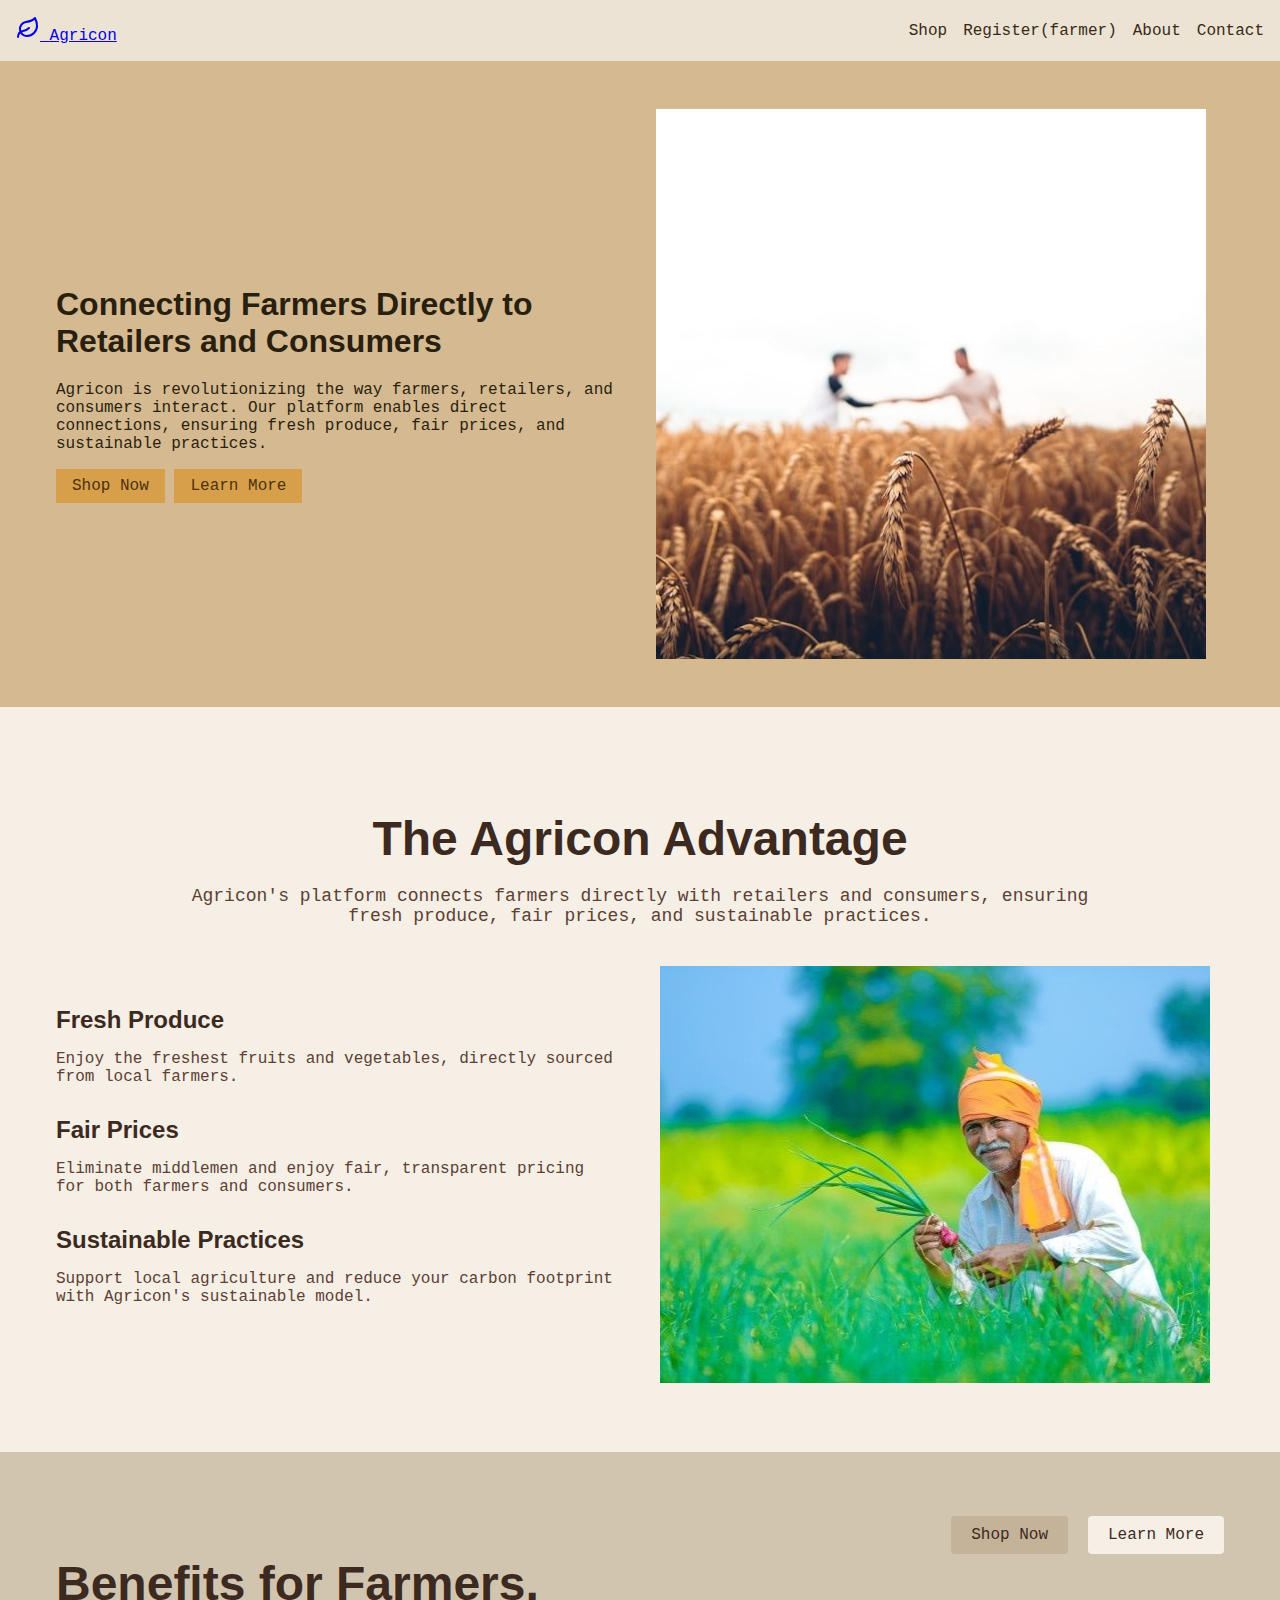
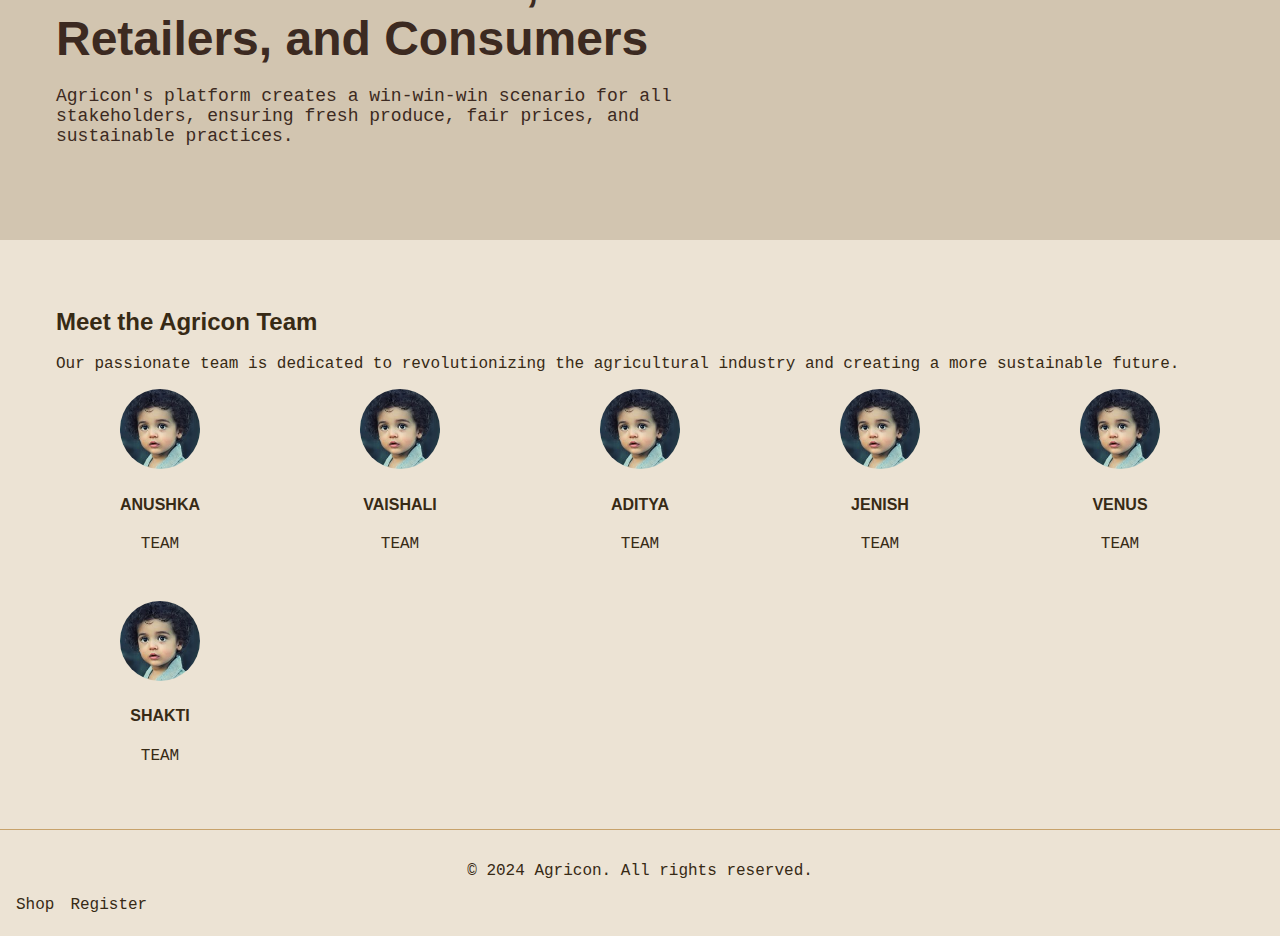
<file: index.html>
<!DOCTYPE html>
<html lang="en">
<head>
    <meta charset="UTF-8">
    <meta name="viewport" content="width=device-width, initial-scale=1.0">
    <title>Agricon</title>
    <style>
        /* Base styles */
        :root {
            --background: hsl(36, 39%, 88%);
            --foreground: hsl(36, 45%, 15%);
            --primary: hsl(36, 45%, 70%);
            --primary-foreground: hsl(36, 45%, 11%);
            --secondary: hsl(40, 35%, 77%);
            --secondary-foreground: hsl(36, 45%, 25%);
            --accent: hsl(36, 64%, 57%);
            --accent-foreground: hsl(36, 72%, 17%);
            --destructive: hsl(0, 84%, 37%);
            --destructive-foreground: hsl(0, 0%, 98%);
            --muted: hsl(36, 33%, 75%);
            --muted-foreground: hsl(36, 45%, 25%);
            --card: hsl(36, 46%, 82%);
            --card-foreground: hsl(36, 45%, 20%);
            --popover: hsl(0, 0%, 100%);
            --popover-foreground: hsl(240, 10%, 3.9%);
            --border: hsl(36, 45%, 60%);
            --input: hsl(36, 45%, 60%);
            --ring: hsl(36, 45%, 30%);
            --radius: 0rem;
        }

        * {
            box-sizing: border-box;
            border-color: var(--border);
        }

        body {
            font-family: 'Space Mono', monospace;
            background-color: var(--background);
            color: var(--foreground);
            margin: 0;
            padding: 0;
            min-height: 100vh;
            display: flex;
            flex-direction: column;
        }

        h1, h2, h3, h4, h5, h6 {
            font-family: 'DM Sans', sans-serif;
        }

        /* Layout styles */
        .container {
            width: 100%;
            max-width: 1200px;
            margin: 0 auto;
            padding: 0 1rem;
        }

        /* Header styles */
        header {
            display: flex;
            align-items: center;
            justify-content: space-between;
            padding: 1rem;
            background-color: var(--background);
        }

        nav {
            display: flex;
            gap: 1rem;
        }

        nav a {
            text-decoration: none;
            color: var(--foreground);
        }

        /* Main content styles */
        main {
            flex: 1;
        }

        section {
            padding: 3rem 0;
        }

        .hero {
            background-color: var(--primary);
            color: var(--primary-foreground);
        }

        .hero-content {
            display: grid;
            grid-template-columns: 1fr 1fr;
            gap: 2rem;
            align-items: center;
        }

        .button {
            display: inline-block;
            padding: 0.5rem 1rem;
            background-color: var(--accent);
            color: var(--accent-foreground);
            text-decoration: none;
            border-radius: var(--radius);
        }

        /* Updated Agricon Advantage styles */
        .agricon-advantage {
            background-color: #f5efe6;
            padding: 4rem 0;
        }

        .agricon-advantage h2 {
            font-size: 48px;
            color: #3c2a21;
            text-align: center;
            margin-bottom: 20px;
        }

        .agricon-advantage .subtitle {
            text-align: center;
            max-width: 900px;
            margin: 0 auto 40px;
            font-size: 18px;
            color: #5c4033;
        }

        .advantage-grid {
            display: grid;
            grid-template-columns: 1fr 1fr;
            gap: 40px;
            align-items: start;
        }

        .advantage-list {
            list-style-type: none;
            padding: 0;
        }

        .advantage-item {
            margin-bottom: 30px;
        }

        .advantage-item h3 {
            font-size: 24px;
            color: #3c2a21;
            margin-bottom: 10px;
        }

        .advantage-item p {
            color: #5c4033;
        }

        .image-placeholder {
            background-color: #e0d8c9;
            width: 100%;
            padding-bottom: 100%; /* Creates a square aspect ratio */
            border-radius: 8px;
        }

        /* Benefits section styles */
        .benefits {
            background-color: #d2c5b0;
            padding: 4rem 0;
        }

        .benefits-content {
            display: flex;
            justify-content: space-between;
            align-items: flex-start;
        }

        .benefits-text {
            max-width: 60%;
        }

        .benefits h2 {
            font-size: 48px;
            color: #3c2a21;
            margin-bottom: 20px;
        }

        .benefits p {
            font-size: 18px;
            color: #3c2a21;
            margin-bottom: 30px;
        }

        .benefits-buttons {
            display: flex;
            gap: 20px;
        }

        .benefits-button {
            padding: 10px 20px;
            font-size: 16px;
            text-decoration: none;
            border-radius: 4px;
        }

        .benefits-button.primary {
            background-color: #c4b299;
            color: #3c2a21;
        }

        .benefits-button.secondary {
            background-color: #f5efe6;
            color: #3c2a21;
        }

        /* Team styles */
        .team-grid {
            display: grid;
            grid-template-columns: repeat(auto-fit, minmax(200px, 1fr));
            gap: 2rem;
        }

        .team-member {
            text-align: center;
        }

        .team-member img {
            border-radius: 50%;
            width: 80px;
            height: 80px;
            object-fit: cover;
        }

        /* Footer styles */
        footer {
            background-color: var(--background);
            padding: 1rem;
            text-align: center;
            border-top: 1px solid var(--border);
        }

        /* Responsive styles */
        @media (max-width: 768px) {
            .hero-content,
            .advantage-grid,
            .benefits-content {
                grid-template-columns: 1fr;
            }

            .agricon-advantage h2,
            .benefits h2 {
                font-size: 36px;
            }

            .agricon-advantage .subtitle,
            .benefits p {
                font-size: 16px;
            }

            .benefits-text {
                max-width: 100%;
            }

            .benefits-buttons {
                flex-direction: column;
            }

            .team-grid {
                grid-template-columns: repeat(auto-fit, minmax(150px, 1fr));
            }
        }
    </style>
</head>
<body>
    <header>
        <a href="#" class="logo">
            <svg xmlns="http://www.w3.org/2000/svg" width="24" height="24" viewBox="0 0 24 24" fill="none" stroke="currentColor" stroke-width="2" stroke-linecap="round" stroke-linejoin="round">
                <path d="M11 20A7 7 0 0 1 9.8 6.1C15.5 5 17 4.48 19 2c1 2 2 4.18 2 8 0 5.5-4.78 10-10 10Z" />
                <path d="M2 21c0-3 1.85-5.36 5.08-6C9.5 14.52 12 13 13 12" />
            </svg>
            <span>Agricon</span>
        </a>
        <nav>
            <a href="https://shaktisingh4140.wixsite.com/agricon">Shop</a>
            <a href="registration.html">Register(farmer)</a>
            <a href="#">About</a>
            <a href="#">Contact</a>
        </nav>
    </header>

    <main>
        <section class="hero">
            <div class="container">
                <div class="hero-content">
                    <div>
                        <h1>Connecting Farmers Directly to Retailers and Consumers</h1>
                        <p>Agricon is revolutionizing the way farmers, retailers, and consumers interact. Our platform enables direct connections, ensuring fresh produce, fair prices, and sustainable practices.</p>
                        <a href="#" class="button">Shop Now</a>
                        <a href="learnmore.html" class="button">Learn More</a>
                    </div>
                    <img src="photo-1500937386664-56d1dfef3854.jpg" alt="Hero" width="550" height="550">
                </div>
            </div>
        </section>

        <section class="agricon-advantage">
            <div class="container">
                <h2>The Agricon Advantage</h2>
                <p class="subtitle">
                    Agricon's platform connects farmers directly with retailers and consumers, ensuring fresh
                    produce, fair prices, and sustainable practices.
                </p>
                <div class="advantage-grid">
                    <ul class="advantage-list">
                        <li class="advantage-item">
                            <h3>Fresh Produce</h3>
                            <p>
                                Enjoy the freshest fruits and vegetables, directly sourced from local farmers.
                            </p>
                        </li>
                        <li class="advantage-item">
                            <h3>Fair Prices</h3>
                            <p>
                                Eliminate middlemen and enjoy fair, transparent pricing for both farmers and consumers.
                            </p>
                        </li>
                        <li class="advantage-item">
                            <h3>Sustainable Practices</h3>
                            <p>
                                Support local agriculture and reduce your carbon footprint with Agricon's sustainable model.
                            </p>
                        </li>
                    </ul>
                    <div <!-- Replace the following div with an img tag -->
            <img src="Premium Photo _ Indian farmer at field.jpg" alt="Agricon Advantage Illustration" class="advantage-image">
                </div>
            </div>
        </section>

        <section class="benefits">
            <div class="container">
                <div class="benefits-content">
                    <div class="benefits-text">
                        <h2>Benefits for Farmers, Retailers, and Consumers</h2>
                        <p>
                            Agricon's platform creates a win-win-win scenario for all stakeholders, ensuring fresh produce, fair prices, and sustainable practices.
                        </p>
                    </div>
                    <div class="benefits-buttons">
                        <a href="#" class="benefits-button primary">Shop Now</a>
                        <a href="#" class="benefits-button secondary">Learn More</a>
                    </div>
                </div>
            </div>
        </section>

        <section class="team">
            <div class="container">
                <h2>Meet the Agricon Team</h2>
                <p>Our passionate team is dedicated to revolutionizing the agricultural industry and creating a more sustainable future.</p>
                <div class="team-grid">
                    <div class="team-member">
                        <img src="150.jpg" alt="John Doe">
                        <h4>ANUSHKA</h4>
                        <p>TEAM</p>
                    </div>
                    <div class="team-member">
                        <img src="150.jpg" alt="Jane Smith">
                        <h4>VAISHALI</h4>
                        <p>TEAM</p>
                    </div>
                    <div class="team-member">
                        <img src="150.jpg" alt="Michael Johnson">
                        <h4>ADITYA</h4>
                        <p>TEAM</p>
                    </div>
                    <div class="team-member">
                        <img src="150.jpg" alt="Emily Davis">
                        <h4>JENISH</h4>
                        <p>TEAM</p>
                    </div>
                    <div class="team-member">
                        <img src="150.jpg" alt="David Wilson">
                        <h4>VENUS</h4>
                        <p>TEAM</p>
                    </div>
                    <div class="team-member">
                        <img src="150.jpg" alt="Sarah Brown">
                        <h4>SHAKTI</h4>
                        <p>TEAM</p>
                    </div>
                </div>
            </div>
        </section>
    </main>

    <footer>
        <p>&copy; 2024 Agricon. All rights reserved.</p>
        <nav>
            <a href="#">Shop</a>
            <a href="#">Register</a>
        </nav>
    </footer>
</body>
</html>
</file>
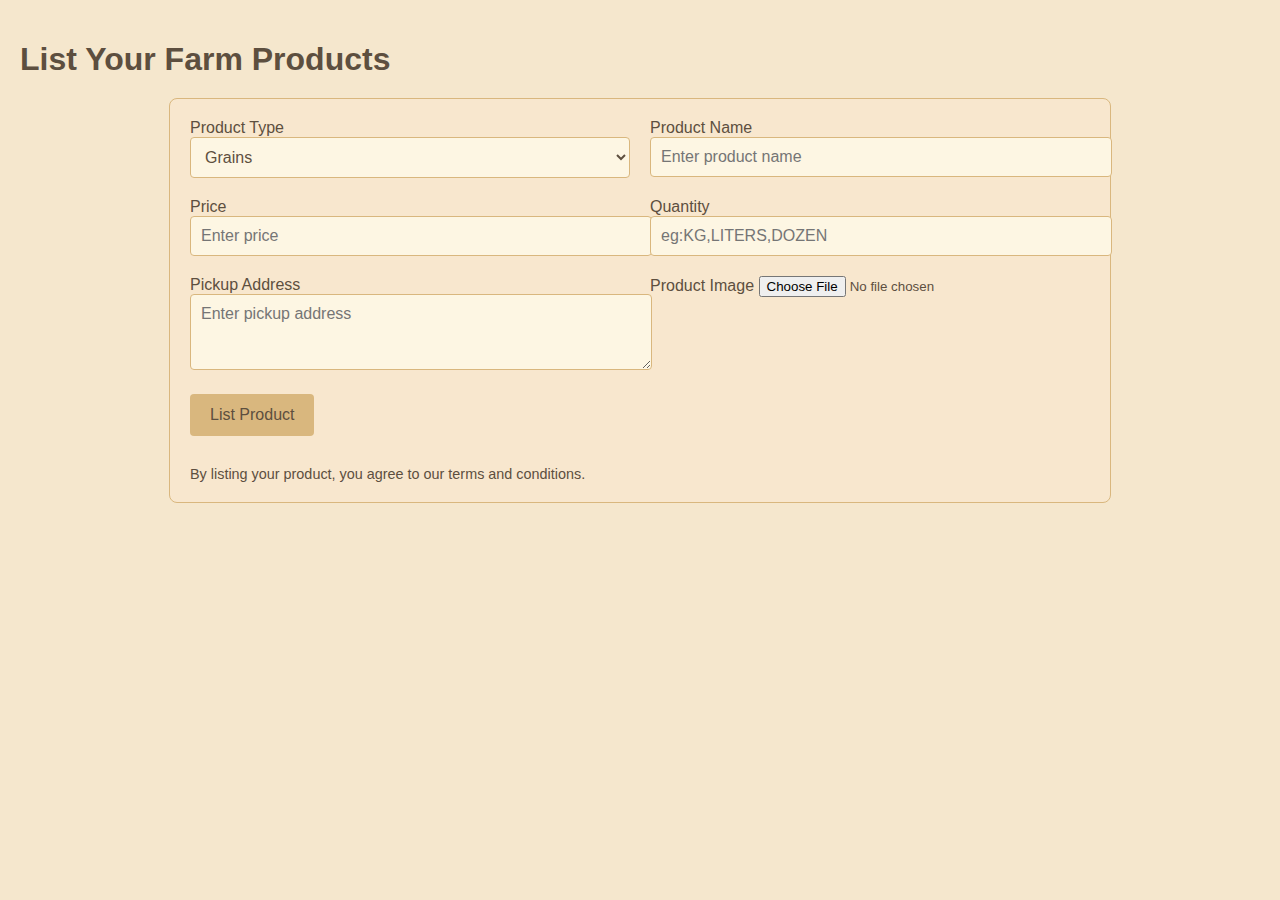
<file: dashboard.html>
<!DOCTYPE html>
<html lang="en">
<head>
    <meta charset="UTF-8">
    <meta name="viewport" content="width=device-width, initial-scale=1.0">
    <title>List Your Farm Products</title>
    <style>
        body {
            font-family: 'DM Sans', sans-serif;
            background-color: #f5e7cd;
            color: #5d4f3f;
            margin: 0;
            padding: 20px;
        }

        h1 {
            font-size: 2em;
            margin-bottom: 20px;
        }

        form {
            display: grid;
            grid-template-columns: 1fr 1fr;
            gap: 20px;
            max-width: 900px;
            margin: 0 auto;
            padding: 20px;
            background-color: #f8e7ce;
            border-radius: 8px;
            border: 1px solid #d9b77e;
        }

        label {
            font-size: 1em;
            margin-bottom: 5px;
        }

        input[type="text"],
        input[type="number"],
        textarea,
        select {
            width: 100%;
            padding: 10px;
            border: 1px solid #d9b77e;
            border-radius: 4px;
            font-family: inherit;
            font-size: 1em;
            background-color: #fdf6e3;
            color: #5d4f3f;
        }

        textarea {
            resize: vertical;
        }

        input[type="file"] {
            font-family: inherit;
        }

        .full-width {
            grid-column: 1 / 3;
        }

        button {
            padding: 12px 20px;
            font-size: 1em;
            background-color: #d9b77e;
            color: #5d4f3f;
            border: none;
            border-radius: 4px;
            cursor: pointer;
        }

        button:hover {
            background-color: #c2a168;
        }

        .terms {
            font-size: 0.9em;
            margin-top: 10px;
        }
    </style>
</head>
<body>
    <h1>List Your Farm Products</h1>
    <form action="#" method="POST">
        <div>
            <label for="product-type">Product Type</label>
            <select id="product-type" name="product-type" required>
                <option value="Grains">Grains</option>
                <option value="Vegetables">Vegetables</option>
                <option value="Eggs">Eggs</option>
                <option value="Honey">Honey</option>
                <option value="Oil">Oil</option>
            </select>
        </div>

        <div>
            <label for="product-name">Product Name</label>
            <input type="text" id="product-name" name="product-name" placeholder="Enter product name" required>
        </div>

        <div>
            <label for="price">Price</label>
            <input type="text" id="price" name="price" placeholder="Enter price" required>
        </div>

        <div>
            <label for="quantity">Quantity</label>
            <input type="text" id="quantity" name="quantity" placeholder="eg:KG,LITERS,DOZEN" required>
        </div>

        <div>
            <label for="pickup-address">Pickup Address</label>
            <textarea id="pickup-address" name="pickup-address" rows="3" placeholder="Enter pickup address" required></textarea>
        </div>

        <div>
            <label for="product-image">Product Image</label>
            <input type="file" id="product-image" name="product-image" accept="image/*" required>
        </div>

        <div class="full-width">
            <button type="submit">List Product</button>
        </div>

        <div class="terms full-width">
            By listing your product, you agree to our terms and conditions.
        </div>
    </form>
</body>
</html>
</file>
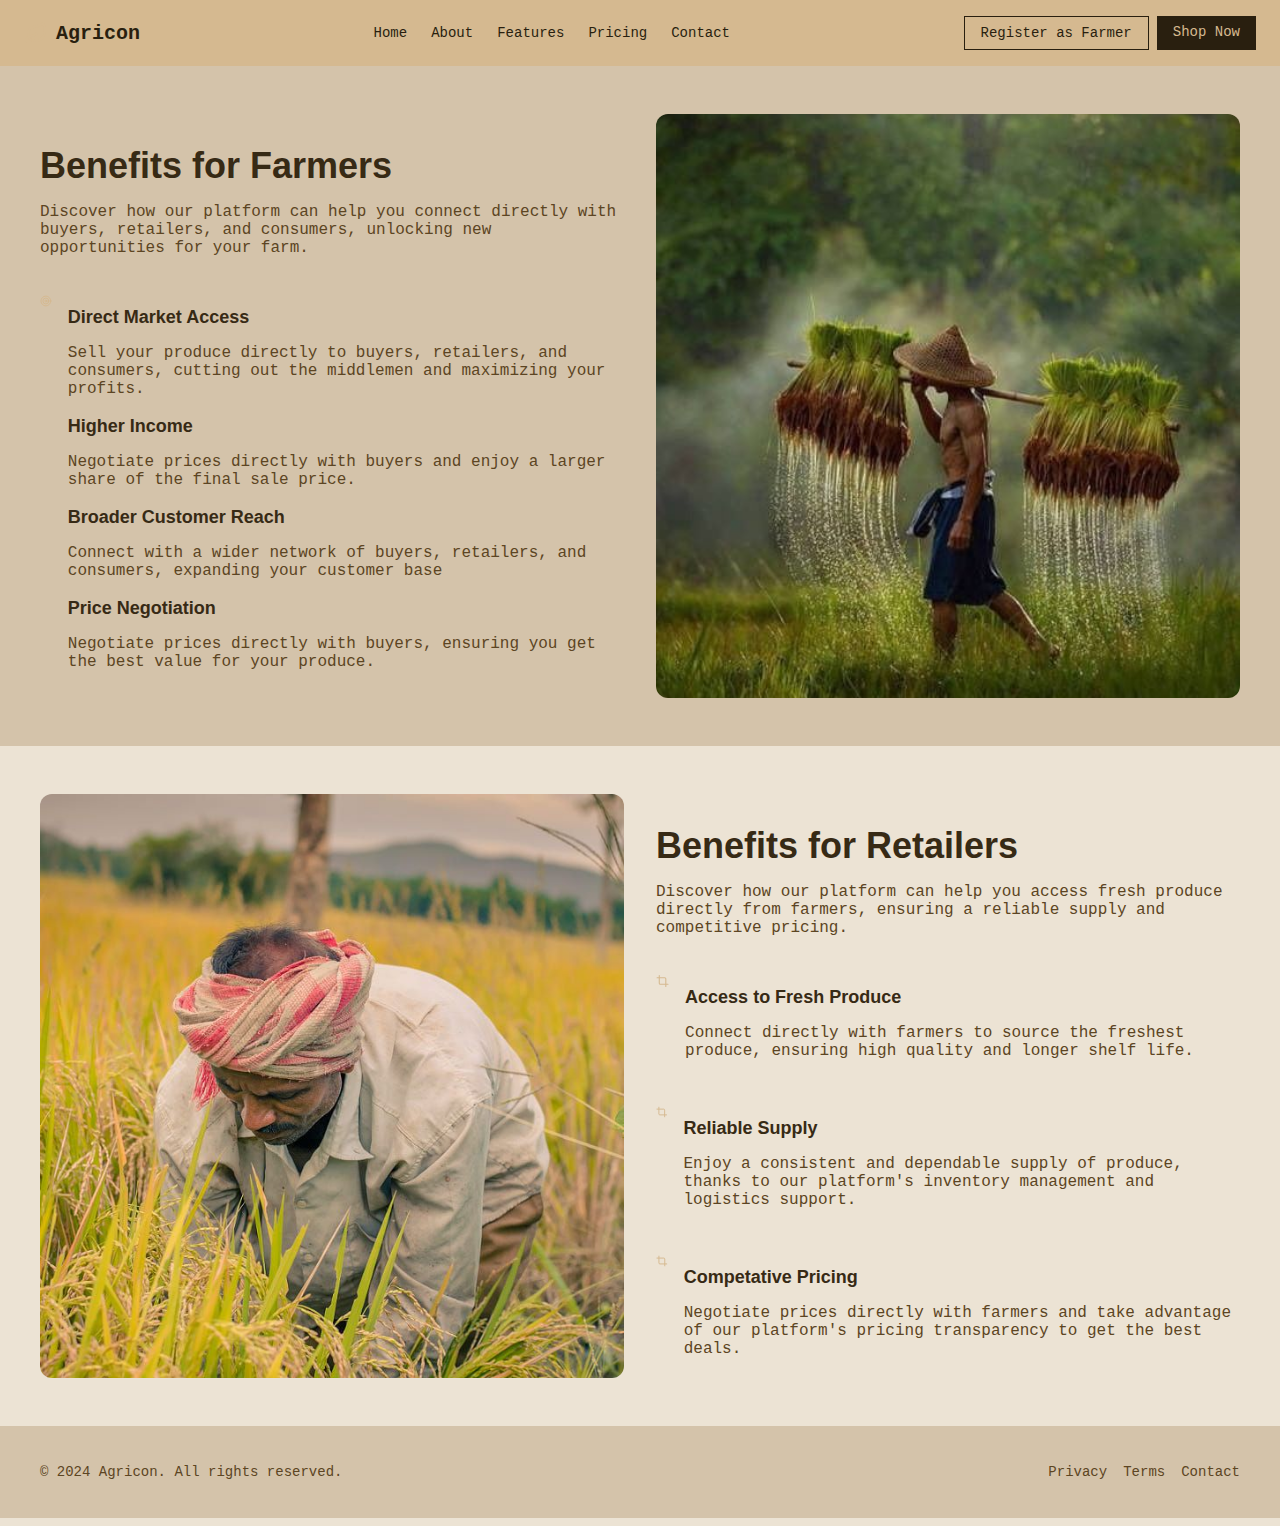
<file: learnmore.html>
<!DOCTYPE html>
<html lang="en">
<head>
    <meta charset="UTF-8">
    <meta name="viewport" content="width=device-width, initial-scale=1.0">
    <title>Agricon Learn More</title>
    <style>
        /* CSS styles */
        :root {
            --background: hsl(36, 39%, 88%);
            --foreground: hsl(36, 45%, 15%);
            --primary: hsl(36, 45%, 70%);
            --primary-foreground: hsl(36, 45%, 11%);
            --secondary: hsl(40, 35%, 77%);
            --secondary-foreground: hsl(36, 45%, 25%);
            --accent: hsl(36, 64%, 57%);
            --accent-foreground: hsl(36, 72%, 17%);
            --destructive: hsl(0, 84%, 37%);
            --destructive-foreground: hsl(0, 0%, 98%);
            --muted: hsl(36, 33%, 75%);
            --muted-foreground: hsl(36, 45%, 25%);
            --card: hsl(36, 46%, 82%);
            --card-foreground: hsl(36, 45%, 20%);
            --popover: hsl(0, 0%, 100%);
            --popover-foreground: hsl(240, 10%, 3.9%);
            --border: hsl(36, 45%, 60%);
            --input: hsl(36, 45%, 60%);
            --ring: hsl(36, 45%, 30%);
            --radius: 0rem;
        }

        body {
            font-family: 'Space Mono', monospace;
            background-color: var(--background);
            color: var(--foreground);
            margin: 0;
            padding: 0;
        }

        h1, h2, h3, h4, h5, h6 {
            font-family: 'DM Sans', sans-serif;
        }

        .container {
            max-width: 1200px;
            margin: 0 auto;
            padding: 0 1rem;
        }

        /* Header styles */
        header {
            background-color: var(--primary);
            color: var(--primary-foreground);
            padding: 1rem 1.5rem;
            display: flex;
            justify-content: space-between;
            align-items: center;
        }

        .logo {
            display: flex;
            align-items: center;
            gap: 0.5rem;
            font-weight: 600;
            font-size: 1.25rem;
            text-decoration: none;
            color: inherit;
        }

        nav {
            display: none;
        }

        @media (min-width: 768px) {
            nav {
                display: flex;
                gap: 1.5rem;
            }
        }

        nav a {
            color: inherit;
            text-decoration: none;
            font-size: 0.875rem;
            font-weight: 500;
        }

        nav a:hover {
            text-decoration: underline;
        }

        .header-buttons {
            display: flex;
            gap: 0.5rem;
        }

        .button {
            padding: 0.5rem 1rem;
            border-radius: var(--radius);
            font-size: 0.875rem;
            font-weight: 500;
            text-decoration: none;
            cursor: pointer;
        }

        .button-outline {
            background-color: transparent;
            border: 1px solid var(--primary-foreground);
            color: var(--primary-foreground);
        }

        .button-primary {
            background-color: var(--primary-foreground);
            color: var(--primary);
            border: none;
        }

        /* Main content styles */
        main {
            flex: 1;
        }

        .section {
            padding: 3rem 0;
        }

        .section-muted {
            background-color: var(--muted);
        }

        .grid {
            display: grid;
            gap: 2rem;
        }

        @media (min-width: 768px) {
            .grid {
                grid-template-columns: repeat(2, 1fr);
            }
        }

        .section-title {
            font-size: 2.25rem;
            font-weight: 700;
            line-height: 1.2;
            margin-bottom: 1rem;
        }

        .section-description {
            color: var(--muted-foreground);
            margin-bottom: 2rem;
        }

        .feature-list {
            display: grid;
            gap: 1.5rem;
        }

        .feature-item {
            display: flex;
            gap: 1rem;
        }

        .feature-icon {
            width: 1.5rem;
            height: 1.5rem;
            color: var(--primary);
        }

        .feature-content h3 {
            font-size: 1.125rem;
            font-weight: 600;
            margin-bottom: 0.5rem;
        }

        .feature-content p {
            color: var(--muted-foreground);
        }

        .image-placeholder {
            width: 100%;
            aspect-ratio: 1;
            background-color: var(--muted);
            border-radius: 0.75rem;
        }

        /* Footer styles */
        footer {
            background-color: var(--muted);
            padding: 1.5rem 1rem;
            text-align: center;
        }

        @media (min-width: 768px) {
            footer .container {
                display: flex;
                justify-content: space-between;
                align-items: center;
            }
        }

        footer p {
            color: var(--muted-foreground);
            font-size: 0.875rem;
        }

        footer nav {
            display: flex;
            gap: 1rem;
            margin-top: 1rem;
        }

        @media (min-width: 768px) {
            footer nav {
                margin-top: 0;
            }
        }

        footer nav a {
            color: var(--muted-foreground);
            font-size: 0.875rem;
            text-decoration: none;
        }

        footer nav a:hover {
            text-decoration: underline;
        }
        .image-placeholder {
    width: 100%;
    height: auto;
    border-radius: 0.75rem; /* Optional: Adds rounded corners */
    object-fit: cover; /* Ensures the image covers the area without distortion */
}

    </style>
</head>
<body>
    <div class="flex flex-col min-h-screen">
        <header>
            <a href="#" class="logo">
                <svg xmlns="http://www.w3.org/2000/svg" width="24" height="24" viewBox="0 0 24 24" fill="none" stroke="currentColor" stroke-width="2" stroke-linecap="round" stroke-linejoin="round" class="feature-icon">
                    <path d="M11 20A7 7 0 0 1 9.8 6.1C15.5 5 17 4.48 19 2c1 2 2 4.18 2 8 0 5.5-4.78 10-10 10Z" />
                    <path d="M2 21c0-3 1.85-5.36 5.08-6C9.5 14.52 12 13 13 12" />
                </svg>
                <span>Agricon</span>
            </a>
            <nav>
                <a href="index.html">Home</a>
                <a href="#">About</a>
                <a href="#">Features</a>
                <a href="#">Pricing</a>
                <a href="#">Contact</a>
            </nav>
            <div class="header-buttons">
                <a href="#" class="button button-outline">Register as Farmer</a>
                <a href="https://shaktisingh4140.wixsite.com/agricon" class="button button-primary">Shop Now</a>
            </div>
        </header>
        <main>
            <section class="section section-muted">
                <div class="container">
                    <div class="grid">
                        <div>
                            <h2 class="section-title">Benefits for Farmers</h2>
                            <p class="section-description">
                                Discover how our platform can help you connect directly with buyers, retailers, and consumers,
                                unlocking new opportunities for your farm.
                            </p>
                            <div class="feature-list">
                                <div class="feature-item">
                                    <svg xmlns="http://www.w3.org/2000/svg" width="24" height="24" viewBox="0 0 24 24" fill="none" stroke="currentColor" stroke-width="2" stroke-linecap="round" stroke-linejoin="round" class="feature-icon">
                                        <circle cx="12" cy="12" r="10" />
                                        <circle cx="12" cy="12" r="6" />
                                        <circle cx="12" cy="12" r="2" />
                                    </svg>
                                    <div class="feature-content">
                                        <h3>Direct Market Access</h3>
                                        <p>
                                            Sell your produce directly to buyers, retailers, and consumers, cutting out the middlemen and
                                            maximizing your profits.
                                            
                                            <h3>Higher Income</h3>
                                        
                                            <p>Negotiate prices directly with buyers and enjoy a larger share of the final sale price.</p>
                                        </p>
                                        <h3>Broader Customer Reach</h3>
                                        <p>Connect with a wider network of buyers, retailers, and consumers, expanding your customer base</p>
                                        <h3>Price Negotiation</h3>
                                        <p>Negotiate prices directly with buyers, ensuring you get the best value for your produce.</p>
                                        
                                        
                                      
                                
                                    </div>
                                </div>
                               
                                <!-- Add more feature items here -->
                            </div>
                        </div>
                         <img src="download (1).jpg" alt="Benefits for Farmers" class="image-placeholder">
                    </div>
                </div>
            </section>
            <section class="section">
                <div class="container">
                    <div class="grid">
                         <img src="Indian Farmer by Gajendra Kumar _ 500px.jpg" alt="Benefits for Retailers" class="image-placeholder">
            <div>
                        <div>
                            <h2 class="section-title">Benefits for Retailers</h2>
                            <p class="section-description">
                                Discover how our platform can help you access fresh produce directly from farmers, ensuring a reliable
                                supply and competitive pricing.
                            </p>
                            <div class="feature-list">
                                <div class="feature-item">
                                    <svg xmlns="http://www.w3.org/2000/svg" width="24" height="24" viewBox="0 0 24 24" fill="none" stroke="currentColor" stroke-width="2" stroke-linecap="round" stroke-linejoin="round" class="feature-icon">
                                        <path d="M6 2v14a2 2 0 0 0 2 2h14" />
                                        <path d="M18 22V8a2 2 0 0 0-2-2H2" />
                                    </svg>
                                    <div class="feature-content">
                                        <h3>Access to Fresh Produce</h3>
                                        <p>
                                            Connect directly with farmers to source the freshest produce, ensuring high quality and longer
                                            shelf life.
                                        </p>
                                    </div>
                                </div>
                                <div class="feature-item">
                                  <svg xmlns="http://www.w3.org/2000/svg" width="24" height="24" viewBox="0 0 24 24" fill="none" stroke="currentColor" stroke-width="2" stroke-linecap="round" stroke-linejoin="round" class="feature-icon">
                                      <path d="M6 2v14a2 2 0 0 0 2 2h14" />
                                      <path d="M18 22V8a2 2 0 0 0-2-2H2" />
                                  </svg>
                                
                                <div class="feature-content">
                                  <h3>Reliable Supply</h3>
                                  <p>
                                    Enjoy a consistent and dependable supply of produce, thanks to our platform's inventory management and logistics support.
                                  </p>
                              </div>
                          </div>
                          <div class="feature-item">
                            <svg xmlns="http://www.w3.org/2000/svg" width="24" height="24" viewBox="0 0 24 24" fill="none" stroke="currentColor" stroke-width="2" stroke-linecap="round" stroke-linejoin="round" class="feature-icon">
                                <path d="M6 2v14a2 2 0 0 0 2 2h14" />
                                <path d="M18 22V8a2 2 0 0 0-2-2H2" />
                            </svg>
                          <div class="feature-content">
                            <h3>Competative Pricing</h3>
                            <p>
                              Negotiate prices directly with farmers and take advantage of our platform's pricing transparency to get the best deals. 
                            </p>
                        </div>
                    </div>
                                <!-- Add more feature items here -->
                            </div>
                        </div>
                    </div>
                </div>
            </section>
        </main>
        <footer>
            <div class="container">
                <p>&copy; 2024 Agricon. All rights reserved.</p>
                <nav>
                    <a href="#">Privacy</a>
                    <a href="#">Terms</a>
                    <a href="#">Contact</a>
                </nav>
            </div>
        </footer>
    </div>
</body>
</html>
</file>
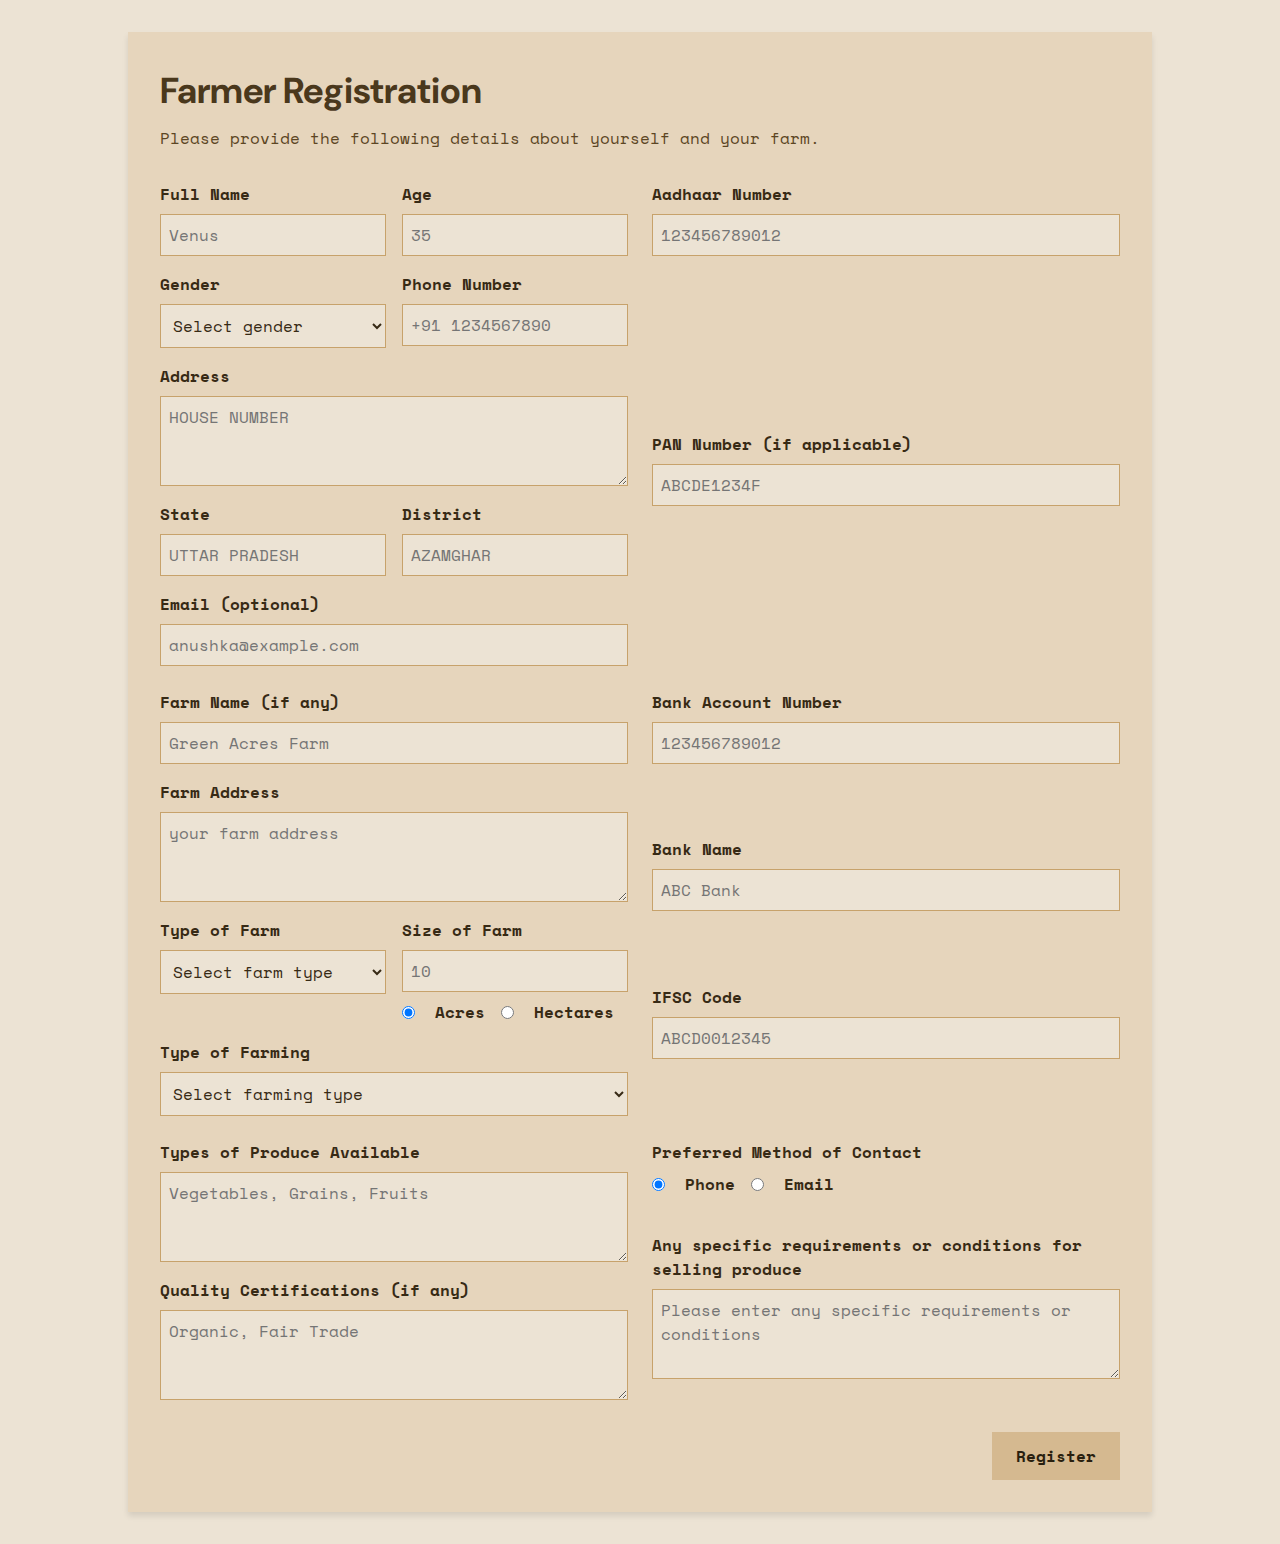
<file: registration.html>
<!DOCTYPE html>
<html lang="en">
<head>
    <meta charset="UTF-8">
    <meta name="viewport" content="width=device-width, initial-scale=1.0">
    <title>Farmer Registration</title>
    <link href="https://fonts.googleapis.com/css2?family=DM+Sans:wght@400;700&family=Space+Mono&display=swap" rel="stylesheet">
    <link rel="stylesheet" href="registration.css">
</head>
<body>
    <div class="card">
        <div class="card-header">
            <h1 class="card-title">Farmer Registration</h1>
            <p class="card-description">Please provide the following details about yourself and your farm.</p>
        </div>
        <div class="card-content">
            <form id="farmerRegistrationForm" class="form-grid">
                <div class="grid-col">
                    <div class="grid-row">
                        <div class="form-group">
                            <label for="fullName">Full Name</label>
                            <input id="fullName" placeholder="Venus">
                        </div>
                        <div class="form-group">
                            <label for="age">Age</label>
                            <input id="age" type="number" placeholder="35">
                        </div>
                    </div>
                    <div class="grid-row">
                        <div class="form-group">
                            <label for="gender">Gender</label>
                            <select id="gender">
                                <option value="" disabled selected>Select gender</option>
                                <option value="male">Male</option>
                                <option value="female">Female</option>
                                <option value="other">Other</option>
                            </select>
                        </div>
                        <div class="form-group">
                            <label for="phone">Phone Number</label>
                            <input id="phone" type="tel" placeholder="+91 1234567890">
                        </div>
                    </div>
                    <div class="form-group">
                        <label for="address">Address</label>
                        <textarea id="address" rows="3" placeholder="HOUSE NUMBER"></textarea>
                    </div>
                    <div class="grid-row">
                        <div class="form-group">
                            <label for="state">State</label>
                            <input id="state" placeholder="UTTAR PRADESH">
                        </div>
                        <div class="form-group">
                            <label for="district">District</label>
                            <input id="district" placeholder="AZAMGHAR">
                        </div>
                    </div>
                    <div class="form-group">
                        <label for="email">Email (optional)</label>
                        <input id="email" type="email" placeholder="anushka@example.com">
                    </div>
                </div>
                <div class="grid-col">
                    <div class="form-group">
                        <label for="aadhaar">Aadhaar Number</label>
                        <input id="aadhaar" placeholder="123456789012">
                    </div>
                    <div class="form-group">
                        <label for="pan">PAN Number (if applicable)</label>
                        <input id="pan" placeholder="ABCDE1234F">
                    </div>
                </div>
                <div class="grid-col">
                    <div class="form-group">
                        <label for="farmName">Farm Name (if any)</label>
                        <input id="farmName" placeholder="Green Acres Farm">
                    </div>
                    <div class="form-group">
                        <label for="farmAddress">Farm Address</label>
                        <textarea id="farmAddress" rows="3" placeholder="your farm address"></textarea>
                    </div>
                    <div class="grid-row">
                        <div class="form-group">
                            <label for="farmType">Type of Farm</label>
                            <select id="farmType">
                                <option value="" disabled selected>Select farm type</option>
                                <option value="crops">Crops</option>
                                <option value="livestock">Livestock</option>
                                <option value="mixed">Mixed</option>
                            </select>
                        </div>
                        <div class="form-group">
                            <label for="farmSize">Size of Farm</label>
                            <input id="farmSize" type="number" placeholder="10">
                            <div class="radio-group">
                                <input type="radio" id="farmSizeUnit-acres" name="farmSizeUnit" value="acres" checked>
                                <label for="farmSizeUnit-acres">Acres</label>
                                <input type="radio" id="farmSizeUnit-hectares" name="farmSizeUnit" value="hectares">
                                <label for="farmSizeUnit-hectares">Hectares</label>
                            </div>
                        </div>
                    </div>
                    <div class="form-group">
                        <label for="farmingType">Type of Farming</label>
                        <select id="farmingType">
                            <option value="" disabled selected>Select farming type</option>
                            <option value="organic">Organic</option>
                            <option value="conventional">Conventional</option>
                        </select>
                    </div>
                </div>
                <div class="grid-col">
                    <div class="form-group">
                        <label for="bankAccount">Bank Account Number</label>
                        <input id="bankAccount" placeholder="123456789012">
                    </div>
                    <div class="form-group">
                        <label for="bankName">Bank Name</label>
                        <input id="bankName" placeholder="ABC Bank">
                    </div>
                    <div class="form-group">
                        <label for="ifscCode">IFSC Code</label>
                        <input id="ifscCode" placeholder="ABCD0012345">
                    </div>
                </div>
                <div class="grid-col">
                    <div class="form-group">
                        <label for="produce">Types of Produce Available</label>
                        <textarea id="produce" rows="3" placeholder="Vegetables, Grains, Fruits"></textarea>
                    </div>
                    <div class="form-group">
                        <label for="certifications">Quality Certifications (if any)</label>
                        <textarea id="certifications" rows="3" placeholder="Organic, Fair Trade"></textarea>
                    </div>
                </div>
                <div class="grid-col">
                    <div class="form-group">
                        <label>Preferred Method of Contact</label>
                        <div class="radio-group">
                            <input type="radio" id="contactPreference-phone" name="contactPreference" value="phone" checked>
                            <label for="contactPreference-phone">Phone</label>
                            <input type="radio" id="contactPreference-email" name="contactPreference" value="email">
                            <label for="contactPreference-email">Email</label>
                        </div>
                    </div>
                    <div class="form-group">
                        <label for="requirements">Any specific requirements or conditions for selling produce</label>
                        <textarea id="requirements" rows="3" placeholder="Please enter any specific requirements or conditions"></textarea>
                    </div>
                </div>
            </form>
        </div>
        <div class="card-footer">
            <button type="button" onclick="window.location.href='info.html';">Register</button>

        </div>
    </div>
    <script src="script.js"></script>
</body>
</html>
</file>
<file: registration.css>
:root {
  --background: hsl(36, 39%, 88%);
  --foreground: hsl(36, 45%, 15%);
  --primary: hsl(36, 45%, 70%);
  --primary-foreground: hsl(36, 45%, 11%);
  --secondary: hsl(40, 35%, 77%);
  --secondary-foreground: hsl(36, 45%, 25%);
  --accent: hsl(36, 64%, 57%);
  --accent-foreground: hsl(36, 72%, 17%);
  --destructive: hsl(0, 84%, 37%);
  --destructive-foreground: hsl(0, 0%, 98%);
  --muted: hsl(36, 33%, 75%);
  --muted-foreground: hsl(36, 45%, 25%);
  --card: hsl(36, 46%, 82%);
  --card-foreground: hsl(36, 45%, 20%);
  --popover: hsl(0, 0%, 100%);
  --popover-foreground: hsl(240, 10%, 3.9%);
  --border: hsl(36, 45%, 60%);
  --input: hsl(36, 45%, 60%);
  --ring: hsl(36, 45%, 30%);
  --radius: 0rem;
}

* {
  box-sizing: border-box;
  margin: 0;
  padding: 0;
}

body {
  font-family: 'Space Mono', monospace;
  background-color: var(--background);
  color: var(--foreground);
  line-height: 1.5;
}

h1, h2, h3, h4, h5, h6 {
  font-family: 'DM Sans', sans-serif;
}

.card {
  background-color: var(--card);
  border-radius: var(--radius);
  box-shadow: 0 4px 6px rgba(0, 0, 0, 0.1);
  margin: 2rem auto;
  max-width: 64rem;
  padding: 2rem;
}

.card-header {
  margin-bottom: 2rem;
}

.card-title {
  color: var(--card-foreground);
  font-size: 2.25rem;
  font-weight: bold;
  margin-bottom: 0.5rem;
}

.card-description {
  color: var(--muted-foreground);
}

.form-grid {
  display: grid;
  gap: 1.5rem;
}

@media (min-width: 768px) {
  .form-grid {
      grid-template-columns: repeat(2, 1fr);
  }
}

.grid-col {
  display: grid;
  gap: 1rem;
}

.grid-row {
  display: grid;
  gap: 1rem;
  grid-template-columns: repeat(2, 1fr);
}

.form-group {
  display: flex;
  flex-direction: column;
  gap: 0.5rem;
}

label {
  color: var(--foreground);
  font-weight: bold;
}

input, select, textarea {
  background-color: var(--background);
  border: 1px solid var(--border);
  border-radius: var(--radius);
  color: var(--foreground);
  font-family: inherit;
  font-size: 1rem;
  padding: 0.5rem;
  width: 100%;
}

input:focus, select:focus, textarea:focus {
  outline: 2px solid var(--ring);
  outline-offset: 2px;
}

.radio-group {
  display: flex;
  gap: 1rem;
  align-items: center;
}

.radio-group input[type="radio"] {
  width: auto;
  margin-right: 0.25rem;
}

.card-footer {
  margin-top: 2rem;
  text-align: right;
}

button {
  background-color: var(--primary);
  border: none;
  border-radius: var(--radius);
  color: var(--primary-foreground);
  cursor: pointer;
  font-family: inherit;
  font-size: 1rem;
  font-weight: bold;
  padding: 0.75rem 1.5rem;
  transition: background-color 0.2s ease-in-out;
}

button:hover {
  background-color: var(--accent);
}
</file>
